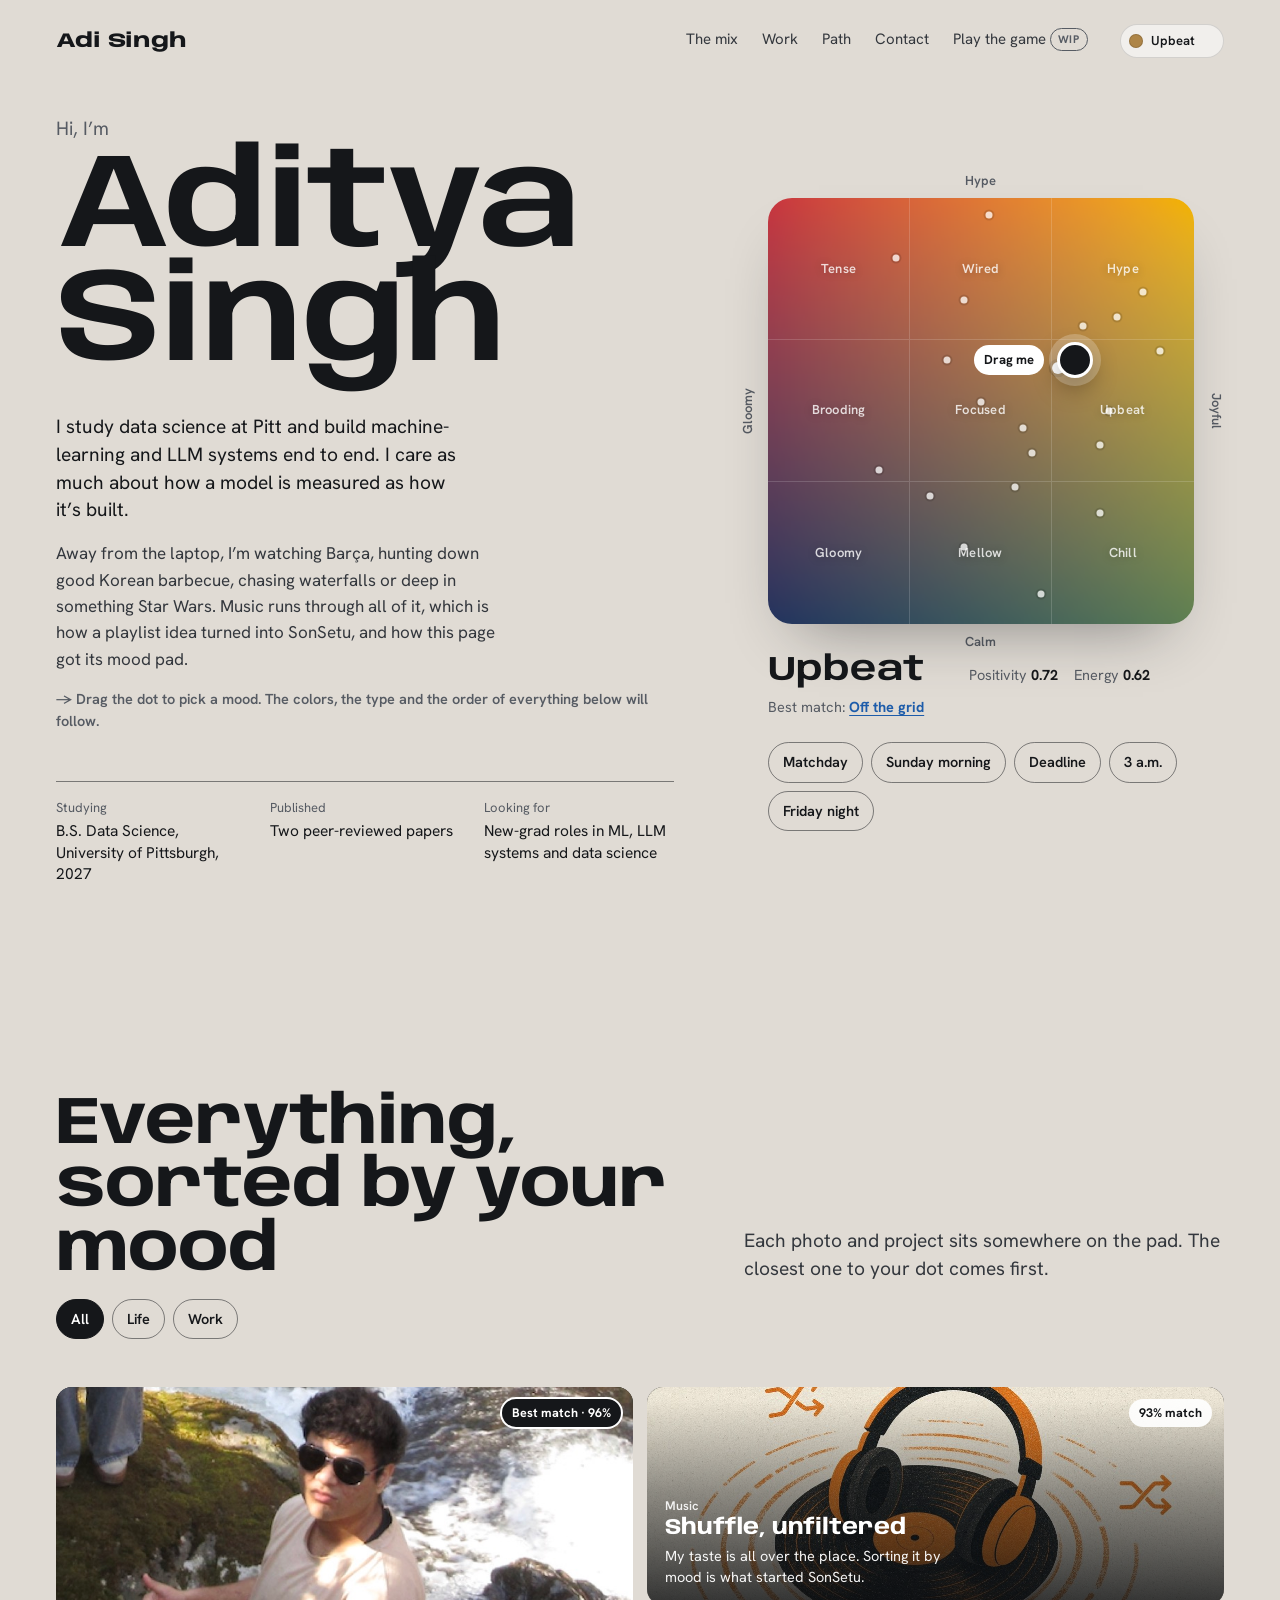
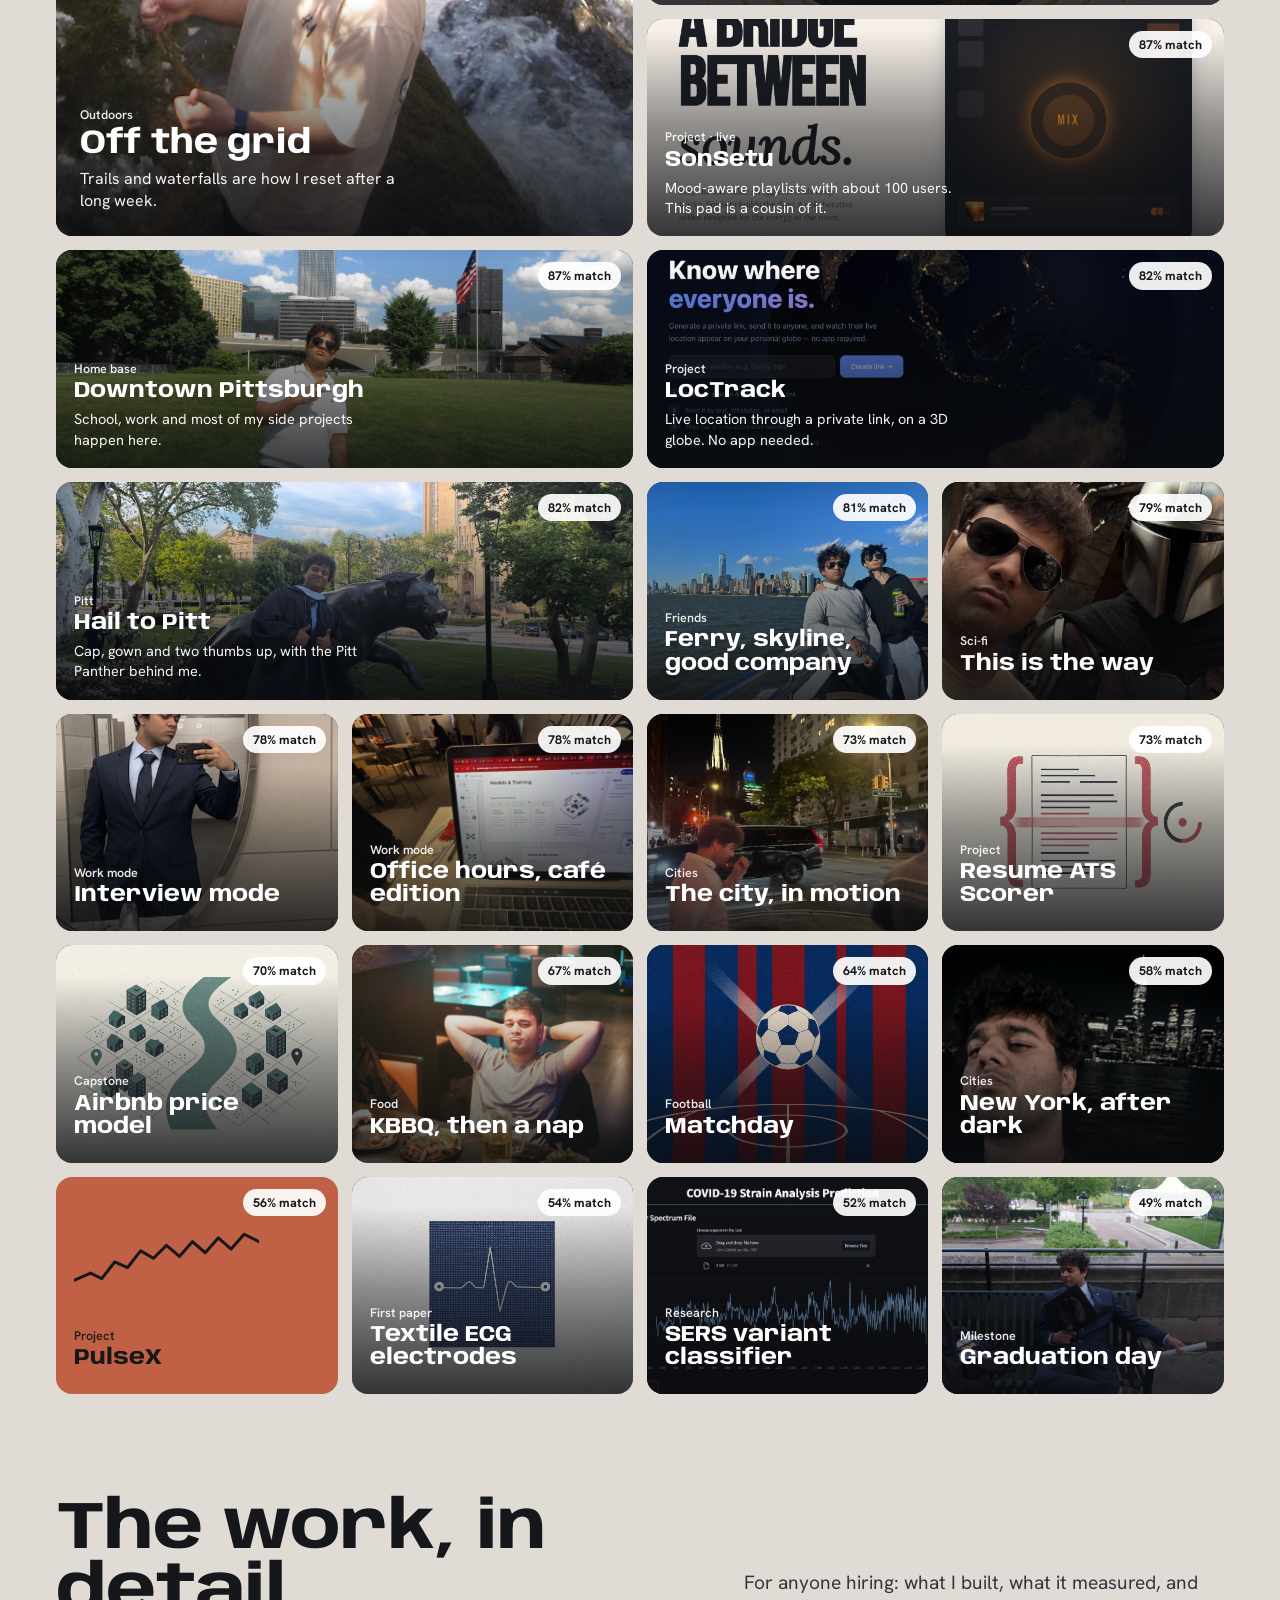
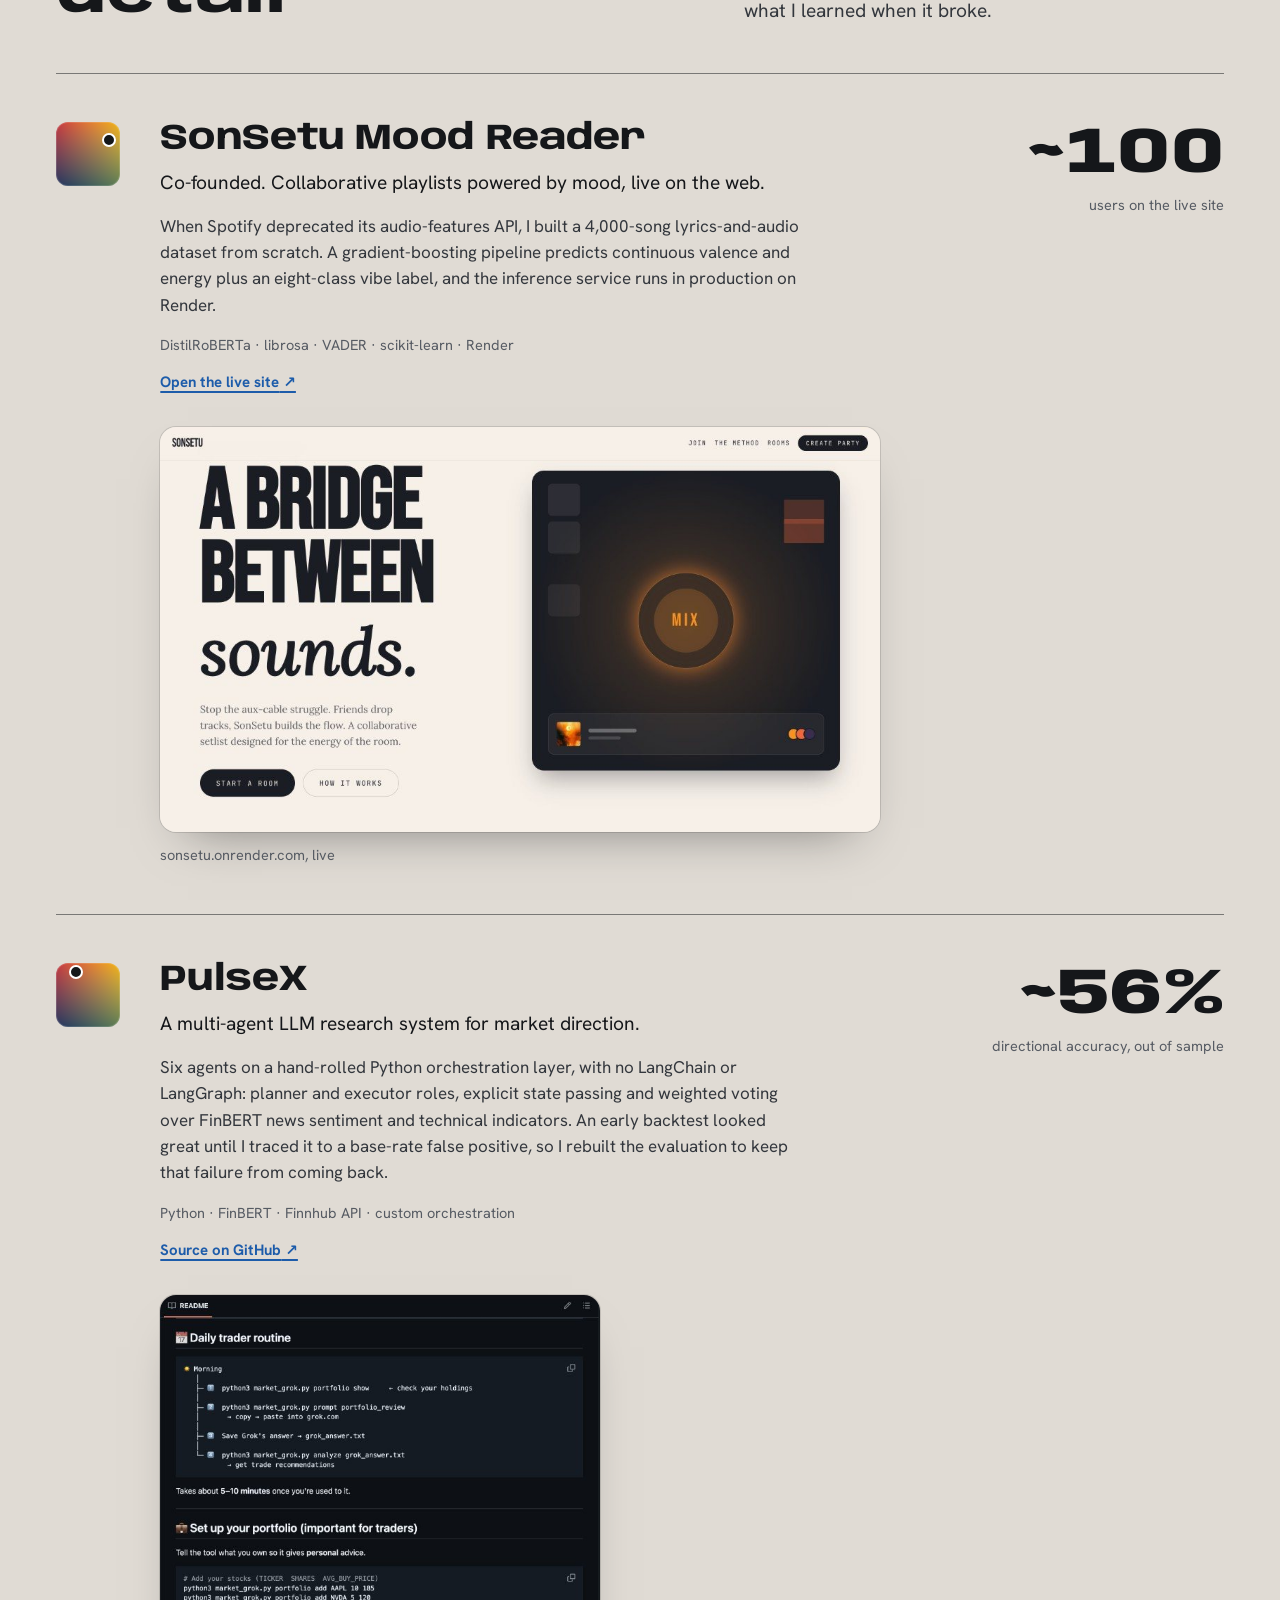
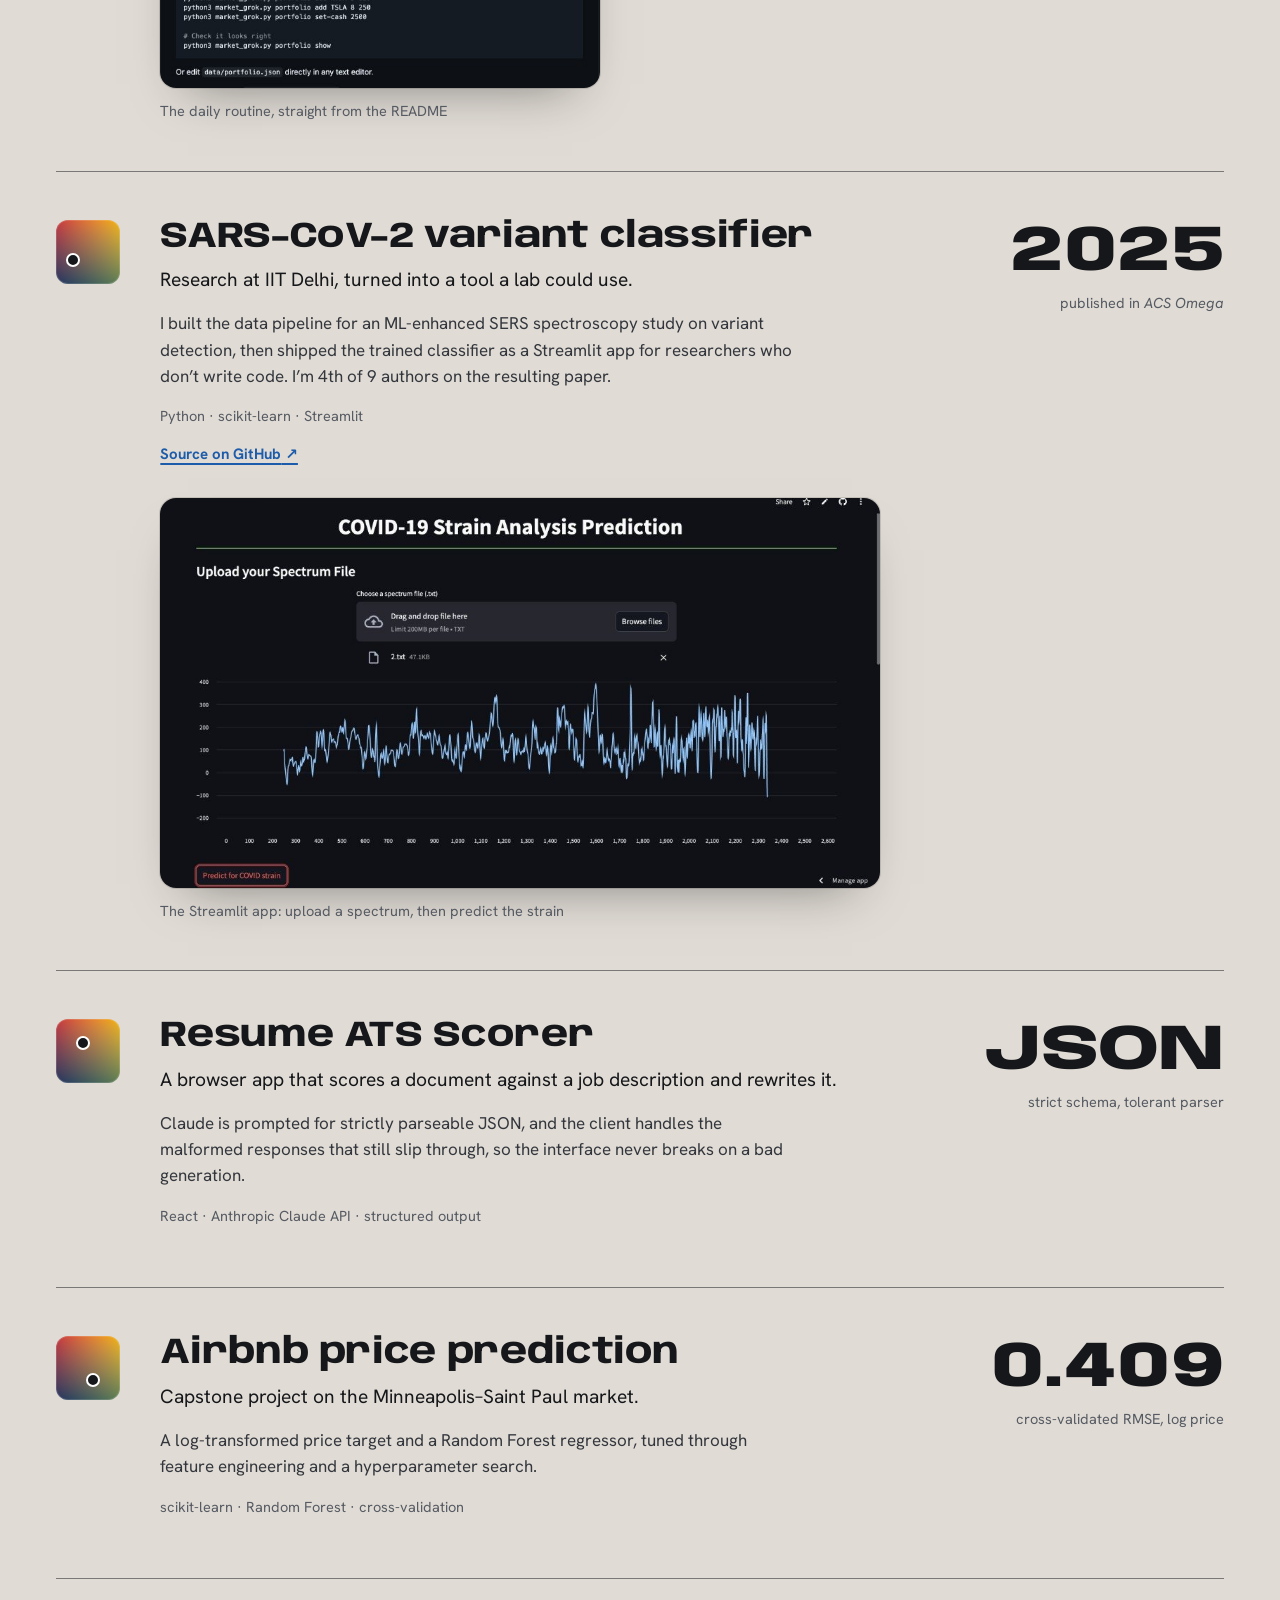
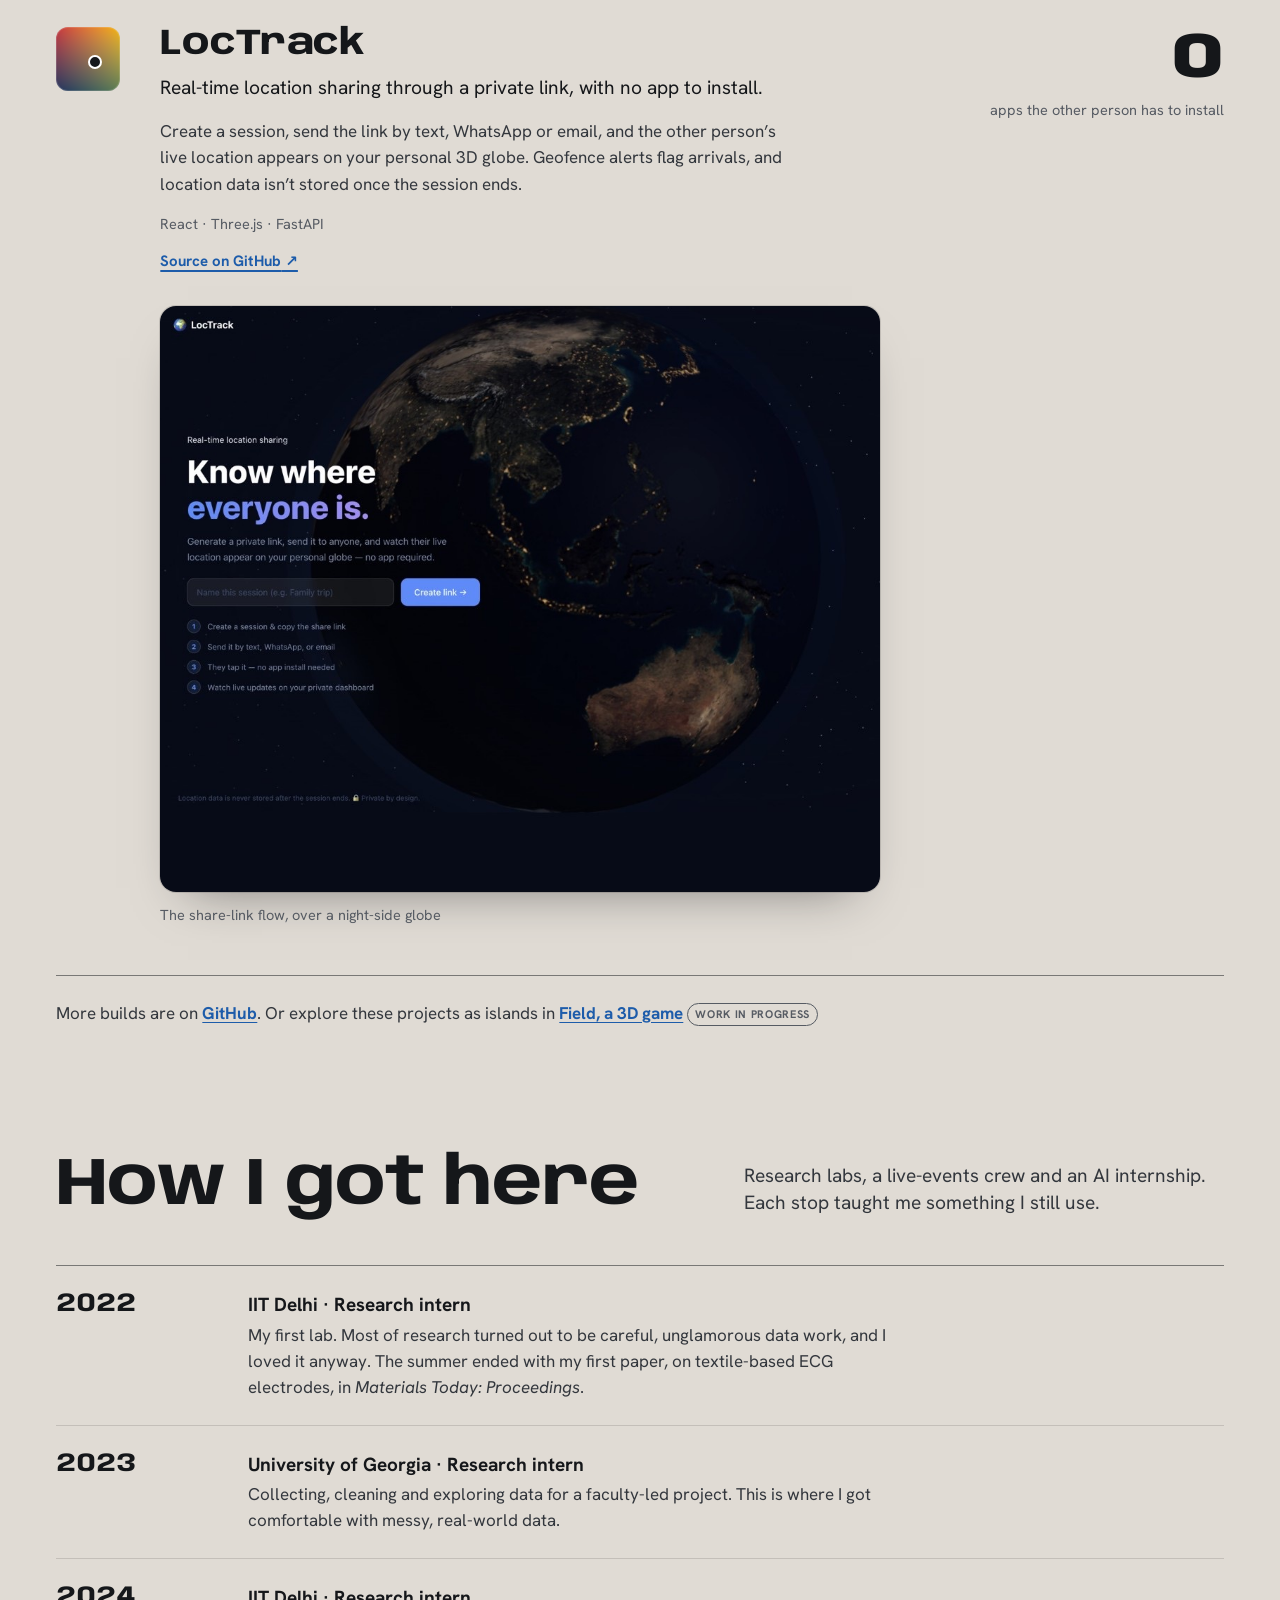
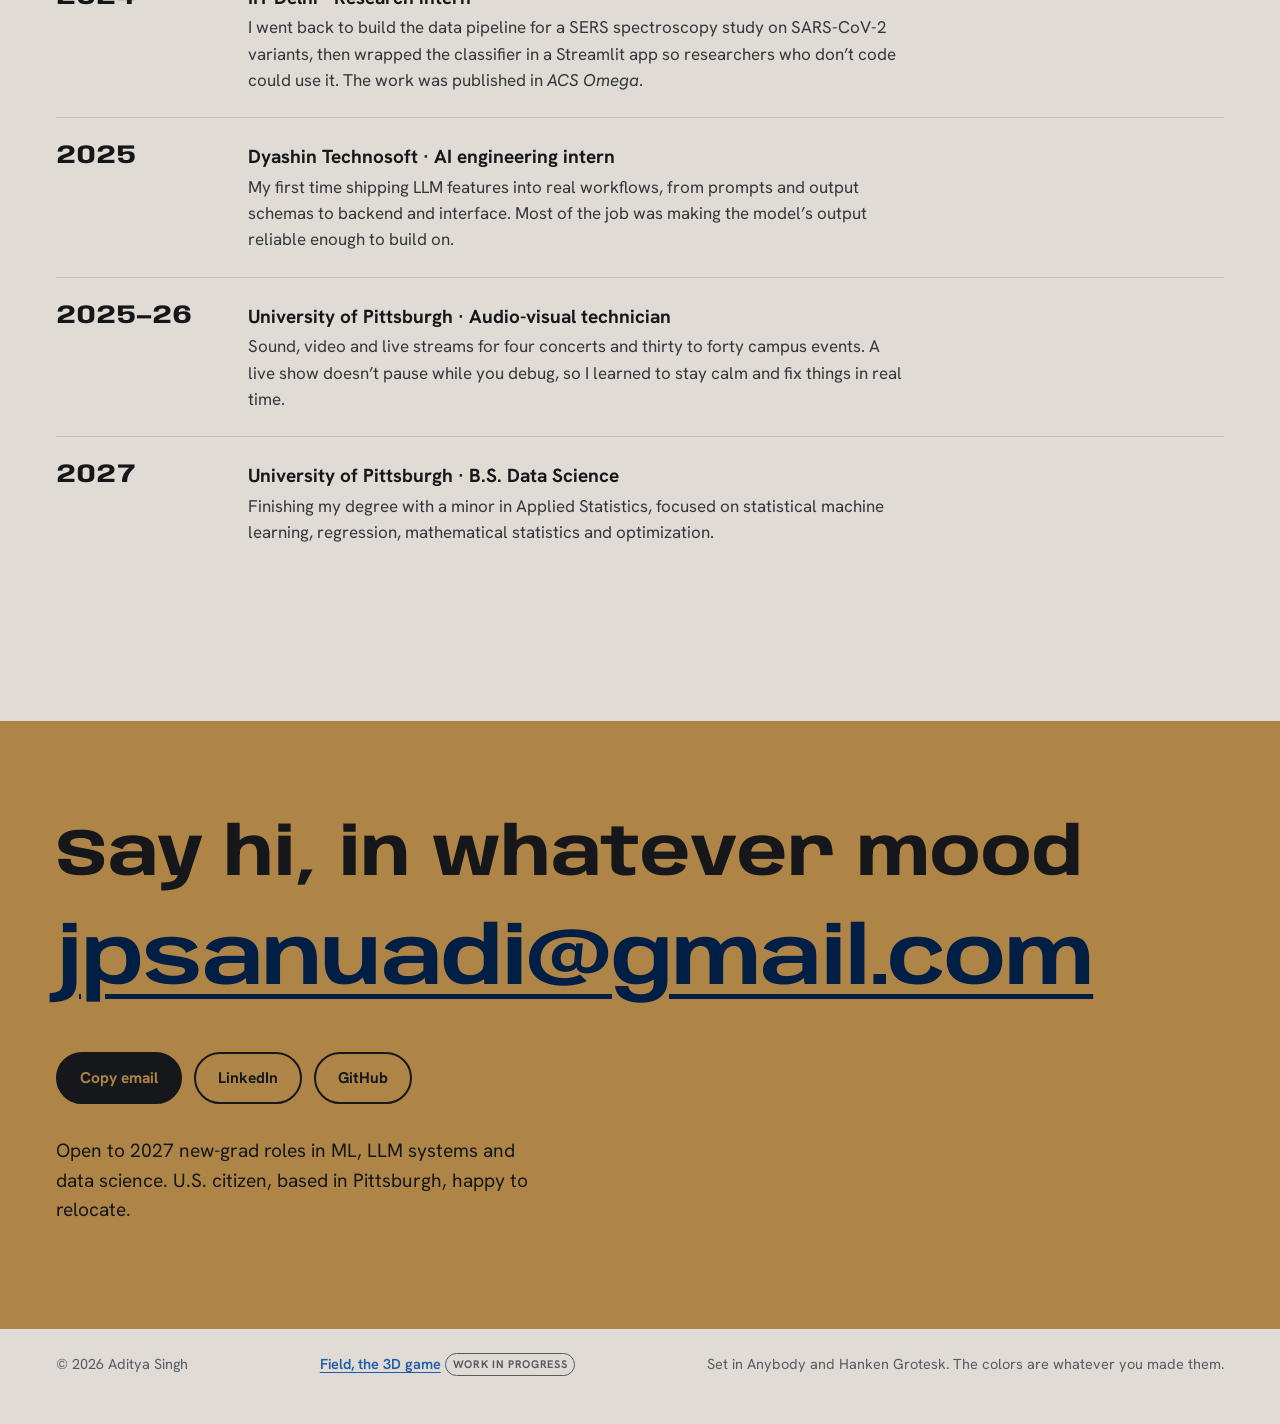
<file: index.html>
<!DOCTYPE html>
<html lang="en">
<head>
  <meta charset="UTF-8" />
  <meta name="viewport" content="width=device-width, initial-scale=1" />
  <title>Aditya Singh — pick a mood</title>
  <meta name="description" content="Aditya (Adi) Singh, data scientist in Pittsburgh. Drag the mood pad to see the projects and the life that fit how you feel." />
  <meta name="theme-color" content="#E8EAED" />
  <link rel="icon" href="data:image/svg+xml,%3Csvg xmlns='http://www.w3.org/2000/svg' viewBox='0 0 32 32'%3E%3Cdefs%3E%3ClinearGradient id='g' x1='0' y1='1' x2='1' y2='0'%3E%3Cstop offset='0' stop-color='%2324345E'/%3E%3Cstop offset='1' stop-color='%23F2B300'/%3E%3C/linearGradient%3E%3C/defs%3E%3Crect width='32' height='32' rx='6' fill='url(%23g)'/%3E%3Ccircle cx='21' cy='11' r='5' fill='%2315171A' stroke='%23fff' stroke-width='2'/%3E%3C/svg%3E" />
  <link rel="preconnect" href="https://fonts.googleapis.com" />
  <link rel="preconnect" href="https://fonts.gstatic.com" crossorigin />
  <link href="https://fonts.googleapis.com/css2?family=Anybody:wdth,wght@50..150,100..900&family=Hanken+Grotesk:ital,wght@0,400..700;1,400..500&display=swap" rel="stylesheet" />
  <link rel="stylesheet" href="styles.css?v=7" />
</head>
<body>
  <a class="skip" href="#main">Skip to content</a>

  <header class="top">
    <a class="wordmark" href="#main">Adi Singh</a>
    <nav aria-label="Sections">
      <a href="#mix">The mix</a>
      <a href="#work">Work</a>
      <a href="#path">Path</a>
      <a href="#contact">Contact</a>
      <a class="nav-game" href="game/">Play the game <span class="wip-tag">WIP</span></a>
    </nav>
    <p class="mood-chip" aria-hidden="true"><span class="chip-dot"></span><span data-mood-name>Upbeat</span></p>
  </header>

  <main id="main">
    <!-- Hero: the pad is the demo -->
    <section class="hero" aria-labelledby="name">
      <div class="hero-copy">
        <p class="hello">Hi, I’m</p>
        <h1 class="name" id="name"><span>Aditya</span> <span>Singh</span></h1>
        <p class="lede">
          I study data science at Pitt and build machine-learning and LLM systems end to end. I care as much about how a model is measured as how it’s built.
        </p>
        <p class="lede-2">
          Away from the laptop, I’m watching Barça, hunting down good Korean barbecue, chasing waterfalls or deep in something Star Wars.
          Music runs through all of it, which is how a playlist idea turned into SonSetu, and how this page got its mood pad.
        </p>
        <p class="lede-3">Drag the dot to pick a mood. The colors, the type and the order of everything below will follow.</p>
        <dl class="facts">
          <div><dt>Studying</dt><dd>B.S. Data Science, University of Pittsburgh, 2027</dd></div>
          <div><dt>Published</dt><dd>Two peer-reviewed papers</dd></div>
          <div><dt>Looking for</dt><dd>New-grad roles in ML, LLM systems and data science</dd></div>
        </dl>
      </div>

      <div class="mixer">
        <div class="pad-wrap">
          <p class="axis axis-y-top">Hype</p>
          <p class="axis axis-y-bottom">Calm</p>
          <p class="axis axis-x-left">Gloomy</p>
          <p class="axis axis-x-right">Joyful</p>
          <div class="pad" id="pad" tabindex="0" role="slider"
               aria-label="Mood pad. Left and right set how positive, up and down set energy."
               aria-valuemin="0" aria-valuemax="100" aria-valuenow="72" aria-valuetext="Upbeat">
            <canvas id="pad-canvas" width="64" height="64" aria-hidden="true"></canvas>
            <div class="pad-grid" aria-hidden="true">
              <span>Tense</span><span>Wired</span><span>Hype</span>
              <span>Brooding</span><span>Focused</span><span>Upbeat</span>
              <span>Gloomy</span><span>Mellow</span><span>Chill</span>
            </div>
            <div class="pad-dots" id="pad-dots" aria-hidden="true"></div>
            <div class="dot" id="dot" aria-hidden="true"><span class="dot-hint">Drag me</span></div>
          </div>
        </div>

        <div class="readout" aria-live="polite">
          <p class="r-mood"><span data-mood-name>Upbeat</span></p>
          <p class="r-nums"><span>Positivity <b id="r-v">0.72</b></span><span>Energy <b id="r-e">0.62</b></span></p>
          <p class="r-top">Best match: <a href="#mix" id="r-top">—</a></p>
        </div>

        <div class="presets" role="group" aria-label="Mood presets">
          <button type="button" data-v="0.55" data-e="0.95">Matchday</button>
          <button type="button" data-v="0.84" data-e="0.14">Sunday morning</button>
          <button type="button" data-v="0.22" data-e="0.82">Deadline</button>
          <button type="button" data-v="0.18" data-e="0.16">3 a.m.</button>
          <button type="button" data-v="0.92" data-e="0.86">Friday night</button>
        </div>
      </div>
    </section>

    <!-- The mix: life and work, ranked by distance to the dot -->
    <section class="mix" id="mix" aria-labelledby="mix-title">
      <div class="sec-intro">
        <h2 id="mix-title">Everything, sorted by your mood</h2>
        <p>Each photo and project sits somewhere on the pad. The closest one to your dot comes first.</p>
        <div class="filters" role="group" aria-label="Filter the mix">
          <button type="button" class="is-on" data-filter="all" aria-pressed="true">All</button>
          <button type="button" data-filter="life" aria-pressed="false">Life</button>
          <button type="button" data-filter="work" aria-pressed="false">Work</button>
        </div>
      </div>

      <div class="grid" id="grid">
        <article class="tile tile-photo" data-kind="life" data-v="0.78" data-e="0.26">
          <button type="button" class="tile-hit" data-open aria-label="Open photo: Korean barbecue, then a nap">
            <img src="img/food.jpg" alt="Adi leaning back after Korean barbecue, a beer on the table" width="1400" height="928" loading="lazy" style="--focus: 60% 40%" />
          </button>
          <div class="tile-cap"><p class="t-kind">Food</p><h3>KBBQ, then a nap</h3><p class="t-line">Shot on film. I’m always looking for the next good place to eat.</p></div>
        </article>

        <article class="tile tile-photo" data-kind="life" data-v="0.88" data-e="0.78">
          <button type="button" class="tile-hit" data-open aria-label="Open photo: This is the way">
            <img src="img/mando.jpg" alt="Adi in sunglasses next to a Mandalorian cosplayer" width="905" height="1200" loading="lazy" style="--focus: 50% 24%" />
          </button>
          <div class="tile-cap"><p class="t-kind">Sci-fi</p><h3>This is the way</h3><p class="t-line">A lifelong Star Wars fan, finally standing next to a Mandalorian.</p></div>
        </article>

        <article class="tile tile-photo" data-kind="life" data-v="0.68" data-e="0.6">
          <button type="button" class="tile-hit" data-open aria-label="Open photo: Off the grid">
            <img src="img/waterfall.jpg" alt="Adi giving a thumbs up on a mossy rock beside a waterfall" width="832" height="1200" loading="lazy" style="--focus: 50% 22%" />
          </button>
          <div class="tile-cap"><p class="t-kind">Outdoors</p><h3>Off the grid</h3><p class="t-line">Trails and waterfalls are how I reset after a long week.</p></div>
        </article>

        <article class="tile tile-photo" data-kind="life" data-v="0.38" data-e="0.3">
          <button type="button" class="tile-hit" data-open aria-label="Open photo: New York, after dark">
            <img src="img/nyc.jpg" alt="Adi in front of the lit-up New York skyline at night" width="675" height="1200" loading="lazy" style="--focus: 50% 34%" />
          </button>
          <div class="tile-cap"><p class="t-kind">Cities</p><h3>New York, after dark</h3><p class="t-line">A quiet night with the skyline doing all the talking.</p></div>
        </article>

        <article class="tile tile-photo" data-kind="life" data-v="0.8" data-e="0.5">
          <button type="button" class="tile-hit" data-open aria-label="Open photo: Downtown Pittsburgh">
            <img src="img/pittsburgh.jpg" alt="Adi flashing a peace sign on a lawn in downtown Pittsburgh" width="1400" height="1050" loading="lazy" style="--focus: 42% 55%" />
          </button>
          <div class="tile-cap"><p class="t-kind">Home base</p><h3>Downtown Pittsburgh</h3><p class="t-line">School, work and most of my side projects happen here.</p></div>
        </article>

        <article class="tile tile-photo" data-kind="life" data-v="0.64" data-e="0.07">
          <button type="button" class="tile-hit" data-open aria-label="Open photo: Graduation day">
            <img src="img/grad.jpg" alt="Adi slumped on a bench in a suit, holding his graduation cap and diploma" width="933" height="1400" loading="lazy" style="--focus: 45% 50%" />
          </button>
          <div class="tile-cap"><p class="t-kind">Milestone</p><h3>Graduation day</h3><p class="t-line">The ceremony was over, and so was my energy.</p></div>
        </article>

        <article class="tile tile-photo" data-kind="life" data-v="0.5" data-e="0.52">
          <button type="button" class="tile-hit" data-open aria-label="Open photo: Interview mode">
            <img src="img/suit.jpg" alt="Adi in a navy suit and tie taking a mirror photo" width="999" height="1200" loading="lazy" style="--focus: 38% 30%" />
          </button>
          <div class="tile-cap"><p class="t-kind">Work mode</p><h3>Interview mode</h3><p class="t-line">Tie on, mirror check, ready.</p></div>
        </article>

        <article class="tile tile-photo tile-art" data-kind="life" data-v="0.52" data-e="0.96">
          <button type="button" class="tile-hit" data-open aria-label="Open illustration: Matchday">
            <img src="img/art-barca.jpg" alt="Illustration of a football in flight over a pitch, on blue and garnet stripes" width="1152" height="864" loading="lazy" style="--focus: 50% 40%" />
          </button>
          <div class="tile-cap"><p class="t-kind">Football</p><h3>Matchday</h3><p class="t-line">FC Barcelona, win or lose. Més que un club.</p></div>
        </article>

        <article class="tile tile-photo tile-art" data-kind="life" data-v="0.74" data-e="0.7">
          <button type="button" class="tile-hit" data-open aria-label="Open illustration: Shuffle, unfiltered">
            <img src="img/art-music.jpg" alt="Illustration of headphones resting on a vinyl record, with shuffle arrows" width="1152" height="864" loading="lazy" style="--focus: 50% 42%" />
          </button>
          <div class="tile-cap"><p class="t-kind">Music</p><h3>Shuffle, unfiltered</h3><p class="t-line">My taste is all over the place. Sorting it by mood is what started SonSetu.</p></div>
        </article>

        <article class="tile tile-photo" data-kind="life" data-v="0.92" data-e="0.64">
          <button type="button" class="tile-hit" data-open aria-label="Open photo: Hail to Pitt">
            <img src="img/panther.jpg" alt="Adi in a graduation gown giving two thumbs up beside the Pitt Panther statue, the Cathedral of Learning behind" width="1024" height="576" loading="lazy" style="--focus: 52% 50%" />
          </button>
          <div class="tile-cap"><p class="t-kind">Pitt</p><h3>Hail to Pitt</h3><p class="t-line">Cap, gown and two thumbs up, with the Pitt Panther behind me.</p></div>
        </article>

        <article class="tile tile-photo" data-kind="life" data-v="0.78" data-e="0.42">
          <button type="button" class="tile-hit" data-open aria-label="Open photo: Ferry, skyline, good company">
            <img src="img/ferry.jpg" alt="Adi and a friend in sunglasses on a ferry, the Lower Manhattan skyline behind them" width="1024" height="768" loading="lazy" style="--focus: 74% 38%" />
          </button>
          <div class="tile-cap"><p class="t-kind">Friends</p><h3>Ferry, skyline, good company</h3><p class="t-line">Lower Manhattan from the water, with a friend and the right sunglasses.</p></div>
        </article>

        <article class="tile tile-photo" data-kind="life" data-v="0.46" data-e="0.76">
          <button type="button" class="tile-hit" data-open aria-label="Open photo: The city, in motion">
            <img src="img/street.jpg" alt="Adi walking past a blurred black SUV at night on Wanamaker Place in New York" width="768" height="1024" loading="lazy" style="--focus: 28% 48%" />
          </button>
          <div class="tile-cap"><p class="t-kind">Cities</p><h3>The city, in motion</h3><p class="t-line">Wanamaker Place at night, moving faster than the shutter.</p></div>
        </article>

        <article class="tile tile-photo" data-kind="life" data-v="0.62" data-e="0.4">
          <button type="button" class="tile-hit" data-open aria-label="Open photo: Office hours, café edition">
            <img src="img/cafe.jpg" alt="Laptop at a café showing the Mood Reader model deck" width="1200" height="900" loading="lazy" style="--focus: 60% 50%" />
          </button>
          <div class="tile-cap"><p class="t-kind">Work mode</p><h3>Office hours, café edition</h3><p class="t-line">Drafting the Mood Reader model deck over coffee.</p></div>
        </article>

        <article class="tile tile-photo tile-work" data-kind="work" data-v="0.82" data-e="0.72">
          <a class="tile-hit" href="#p-sonsetu" aria-label="SonSetu project details">
            <img src="img/sonsetu.jpg" alt="SonSetu landing page: A bridge between sounds, with a glowing Mix control" width="1024" height="576" loading="lazy" style="--focus: 24% 50%" />
          </a>
          <div class="tile-cap"><p class="t-kind">Project · live</p><h3>SonSetu</h3><p class="t-line">Mood-aware playlists with about 100 users. This pad is a cousin of it.</p></div>
        </article>

        <article class="tile tile-photo tile-work" data-kind="work" data-v="0.6" data-e="0.46">
          <a class="tile-hit" href="#p-loctrack" aria-label="LocTrack project details">
            <img src="img/loctrack.jpg" alt="LocTrack landing page: Know where everyone is, over a night-time globe" width="1024" height="834" loading="lazy" style="--focus: 30% 45%" />
          </a>
          <div class="tile-cap"><p class="t-kind">Project</p><h3>LocTrack</h3><p class="t-line">Live location through a private link, on a 3D globe. No app needed.</p></div>
        </article>

        <article class="tile tile-type tile-work" data-kind="work" data-v="0.3" data-e="0.86">
          <a class="tile-hit" href="#p-pulsex" aria-label="PulseX project details"></a>
          <svg class="type-art chart" viewBox="0 0 200 80" aria-hidden="true"><polyline points="0,60 18,52 30,58 44,40 58,46 72,28 86,36 100,22 114,34 128,18 142,30 156,14 170,26 184,10 200,18" /></svg>
          <div class="tile-cap"><p class="t-kind">Project</p><h3>PulseX</h3><p class="t-line">Six LLM agents vote on market direction. About 56% out of sample.</p></div>
        </article>

        <article class="tile tile-photo tile-work" data-kind="work" data-v="0.26" data-e="0.36">
          <a class="tile-hit" href="#p-sers" aria-label="SERS classifier project details">
            <img src="img/sers.jpg" alt="The COVID-19 strain prediction app showing an uploaded Raman spectrum" width="1024" height="554" loading="lazy" style="--focus: 50% 60%" />
          </a>
          <div class="tile-cap"><p class="t-kind">Research</p><h3>SERS variant classifier</h3><p class="t-line">Raman spectra in, SARS-CoV-2 variant out. <i>ACS Omega</i>, 2025.</p></div>
        </article>

        <article class="tile tile-photo tile-art tile-work" data-kind="work" data-v="0.42" data-e="0.62">
          <a class="tile-hit" href="#p-ats" aria-label="Resume ATS Scorer project details">
            <img src="img/art-ats.jpg" alt="Illustration of a resume being scanned between two curly braces, beside a score gauge" width="1152" height="864" loading="lazy" style="--focus: 50% 45%" />
          </a>
          <div class="tile-cap"><p class="t-kind">Project</p><h3>Resume ATS Scorer</h3><p class="t-line">Claude, prompted for strict JSON, with a client that forgives.</p></div>
        </article>

        <article class="tile tile-photo tile-art tile-work" data-kind="work" data-v="0.58" data-e="0.32">
          <a class="tile-hit" href="#p-airbnb" aria-label="Airbnb price model details">
            <img src="img/art-airbnb.jpg" alt="Illustration of houses on a map grid on both banks of a winding river" width="1152" height="864" loading="lazy" style="--focus: 50% 45%" />
          </a>
          <div class="tile-cap"><p class="t-kind">Capstone</p><h3>Airbnb price model</h3><p class="t-line">Twin Cities listings, priced on a log scale. Cross-validated RMSE.</p></div>
        </article>

        <article class="tile tile-photo tile-art tile-work" data-kind="work" data-v="0.46" data-e="0.18">
          <a class="tile-hit" href="#path" aria-label="Textile ECG research, see the path section">
            <img src="img/art-ecg.jpg" alt="Illustration of a woven fabric swatch stitched with a silver ECG heartbeat line" width="1152" height="864" loading="lazy" style="--focus: 50% 42%" />
          </a>
          <div class="tile-cap"><p class="t-kind">First paper</p><h3>Textile ECG electrodes</h3><p class="t-line">My first research summer at IIT Delhi. <i>Materials Today: Proceedings</i>, 2022.</p></div>
        </article>
      </div>
    </section>

    <!-- Work: proof rows for recruiters -->
    <section class="work" id="work" aria-labelledby="work-title">
      <div class="sec-intro">
        <h2 id="work-title">The work, in detail</h2>
        <p>For anyone hiring: what I built, what it measured, and what I learned when it broke.</p>
      </div>

      <article class="row" id="p-sonsetu" data-v="0.82" data-e="0.72">
        <div class="row-pad" aria-hidden="true"><i></i></div>
        <div class="row-main">
          <h3>SonSetu Mood Reader</h3>
          <p class="row-lede">Co-founded. Collaborative playlists powered by mood, live on the web.</p>
          <p>When Spotify deprecated its audio-features API, I built a 4,000-song lyrics-and-audio dataset from scratch. A gradient-boosting pipeline predicts continuous valence and energy plus an eight-class vibe label, and the inference service runs in production on Render.</p>
          <p class="stack">DistilRoBERTa · librosa · VADER · scikit-learn · Render</p>
          <a class="go" href="https://sonsetu.onrender.com/" target="_blank" rel="noopener">Open the live site</a>
          <figure class="row-shot">
            <img src="img/sonsetu.jpg" alt="SonSetu landing page: A bridge between sounds, with a glowing Mix control" width="1024" height="576" loading="lazy" />
            <figcaption>sonsetu.onrender.com, live</figcaption>
          </figure>
        </div>
        <div class="row-metric"><p class="m">~100</p><p class="m-cap">users on the live site</p></div>
      </article>

      <article class="row" id="p-pulsex" data-v="0.3" data-e="0.86">
        <div class="row-pad" aria-hidden="true"><i></i></div>
        <div class="row-main">
          <h3>PulseX</h3>
          <p class="row-lede">A multi-agent LLM research system for market direction.</p>
          <p>Six agents on a hand-rolled Python orchestration layer, with no LangChain or LangGraph: planner and executor roles, explicit state passing and weighted voting over FinBERT news sentiment and technical indicators. An early backtest looked great until I traced it to a base-rate false positive, so I rebuilt the evaluation to keep that failure from coming back.</p>
          <p class="stack">Python · FinBERT · Finnhub API · custom orchestration</p>
          <a class="go" href="https://github.com/MayhemGOAT/PulseX" target="_blank" rel="noopener">Source on GitHub</a>
          <figure class="row-shot row-shot-narrow">
            <img src="img/pulsex.jpg" alt="PulseX README showing the daily trader routine and portfolio setup commands" width="644" height="576" loading="lazy" />
            <figcaption>The daily routine, straight from the README</figcaption>
          </figure>
        </div>
        <div class="row-metric"><p class="m">~56%</p><p class="m-cap">directional accuracy, out of sample</p></div>
      </article>

      <article class="row" id="p-sers" data-v="0.26" data-e="0.36">
        <div class="row-pad" aria-hidden="true"><i></i></div>
        <div class="row-main">
          <h3>SARS-CoV-2 variant classifier</h3>
          <p class="row-lede">Research at IIT Delhi, turned into a tool a lab could use.</p>
          <p>I built the data pipeline for an ML-enhanced SERS spectroscopy study on variant detection, then shipped the trained classifier as a Streamlit app for researchers who don’t write code. I’m 4th of 9 authors on the resulting paper.</p>
          <p class="stack">Python · scikit-learn · Streamlit</p>
          <a class="go" href="https://github.com/MayhemGOAT/COVID-19_Strain_Analysis_Prediction" target="_blank" rel="noopener">Source on GitHub</a>
          <figure class="row-shot">
            <img src="img/sers.jpg" alt="Streamlit app: upload a Raman spectrum file, see the plotted spectrum, then predict the COVID strain" width="1024" height="554" loading="lazy" />
            <figcaption>The Streamlit app: upload a spectrum, then predict the strain</figcaption>
          </figure>
        </div>
        <div class="row-metric"><p class="m">2025</p><p class="m-cap">published in <i>ACS Omega</i></p></div>
      </article>

      <article class="row" id="p-ats" data-v="0.42" data-e="0.62">
        <div class="row-pad" aria-hidden="true"><i></i></div>
        <div class="row-main">
          <h3>Resume ATS Scorer</h3>
          <p class="row-lede">A browser app that scores a document against a job description and rewrites it.</p>
          <p>Claude is prompted for strictly parseable JSON, and the client handles the malformed responses that still slip through, so the interface never breaks on a bad generation.</p>
          <p class="stack">React · Anthropic Claude API · structured output</p>
        </div>
        <div class="row-metric"><p class="m">JSON</p><p class="m-cap">strict schema, tolerant parser</p></div>
      </article>

      <article class="row" id="p-airbnb" data-v="0.58" data-e="0.32">
        <div class="row-pad" aria-hidden="true"><i></i></div>
        <div class="row-main">
          <h3>Airbnb price prediction</h3>
          <p class="row-lede">Capstone project on the Minneapolis–Saint Paul market.</p>
          <p>A log-transformed price target and a Random Forest regressor, tuned through feature engineering and a hyperparameter search.</p>
          <p class="stack">scikit-learn · Random Forest · cross-validation</p>
        </div>
        <div class="row-metric"><p class="m">0.409</p><p class="m-cap">cross-validated RMSE, log price</p></div>
      </article>

      <article class="row" id="p-loctrack" data-v="0.6" data-e="0.46">
        <div class="row-pad" aria-hidden="true"><i></i></div>
        <div class="row-main">
          <h3>LocTrack</h3>
          <p class="row-lede">Real-time location sharing through a private link, with no app to install.</p>
          <p>Create a session, send the link by text, WhatsApp or email, and the other person’s live location appears on your personal 3D globe. Geofence alerts flag arrivals, and location data isn’t stored once the session ends.</p>
          <p class="stack">React · Three.js · FastAPI</p>
          <a class="go" href="https://github.com/MayhemGOAT/loc_track" target="_blank" rel="noopener">Source on GitHub</a>
          <figure class="row-shot">
            <img src="img/loctrack.jpg" alt="LocTrack landing page: Know where everyone is, over a night-time globe" width="1024" height="834" loading="lazy" />
            <figcaption>The share-link flow, over a night-side globe</figcaption>
          </figure>
        </div>
        <div class="row-metric"><p class="m">0</p><p class="m-cap">apps the other person has to install</p></div>
      </article>

      <p class="more">More builds are on <a href="https://github.com/MayhemGOAT" target="_blank" rel="noopener">GitHub</a>. Or explore these projects as islands in <a href="game/">Field, a 3D game</a> <span class="wip-tag">Work in progress</span></p>
    </section>

    <!-- Path: real chronology -->
    <section class="path" id="path" aria-labelledby="path-title">
      <div class="sec-intro">
        <h2 id="path-title">How I got here</h2>
        <p>Research labs, a live-events crew and an AI internship. Each stop taught me something I still use.</p>
      </div>
      <ol class="timeline">
        <li><p class="when">2022</p><div><h3>IIT Delhi · Research intern</h3><p>My first lab. Most of research turned out to be careful, unglamorous data work, and I loved it anyway. The summer ended with my first paper, on textile-based ECG electrodes, in <i>Materials Today: Proceedings</i>.</p></div></li>
        <li><p class="when">2023</p><div><h3>University of Georgia · Research intern</h3><p>Collecting, cleaning and exploring data for a faculty-led project. This is where I got comfortable with messy, real-world data.</p></div></li>
        <li><p class="when">2024</p><div><h3>IIT Delhi · Research intern</h3><p>I went back to build the data pipeline for a SERS spectroscopy study on SARS-CoV-2 variants, then wrapped the classifier in a Streamlit app so researchers who don’t code could use it. The work was published in <i>ACS Omega</i>.</p></div></li>
        <li><p class="when">2025</p><div><h3>Dyashin Technosoft · AI engineering intern</h3><p>My first time shipping LLM features into real workflows, from prompts and output schemas to backend and interface. Most of the job was making the model’s output reliable enough to build on.</p></div></li>
        <li><p class="when">2025–26</p><div><h3>University of Pittsburgh · Audio-visual technician</h3><p>Sound, video and live streams for four concerts and thirty to forty campus events. A live show doesn’t pause while you debug, so I learned to stay calm and fix things in real time.</p></div></li>
        <li><p class="when">2027</p><div><h3>University of Pittsburgh · B.S. Data Science</h3><p>Finishing my degree with a minor in Applied Statistics, focused on statistical machine learning, regression, mathematical statistics and optimization.</p></div></li>
      </ol>
    </section>

    <!-- Contact: the mood color, full bleed -->
    <section class="contact" id="contact" aria-labelledby="contact-title">
      <h2 id="contact-title">Say hi, in whatever mood</h2>
      <a class="email" href="mailto:jpsanuadi@gmail.com">jpsanuadi@gmail.com</a>
      <div class="contact-actions">
        <button type="button" class="btn" id="copy" data-email="jpsanuadi@gmail.com">Copy email</button>
        <a class="btn btn-ghost" href="https://linkedin.com/in/aditya-singh3441" target="_blank" rel="noopener">LinkedIn</a>
        <a class="btn btn-ghost" href="https://github.com/MayhemGOAT" target="_blank" rel="noopener">GitHub</a>
      </div>
      <p class="contact-note">Open to 2027 new-grad roles in ML, LLM systems and data science. U.S. citizen, based in Pittsburgh, happy to relocate.</p>
    </section>
  </main>

  <footer class="foot">
    <p>© 2026 Aditya Singh</p>
    <p><a href="game/">Field, the 3D game</a> <span class="wip-tag">Work in progress</span></p>
    <p>Set in Anybody and Hanken Grotesk. The colors are whatever you made them.</p>
  </footer>

  <dialog class="viewer" id="viewer" aria-labelledby="viewer-title">
    <form method="dialog"><button class="viewer-close" aria-label="Close">×</button></form>
    <img id="viewer-img" alt="" />
    <div class="viewer-cap"><p class="t-kind" id="viewer-kind"></p><h3 id="viewer-title"></h3><p id="viewer-line"></p></div>
  </dialog>

  <script src="app.js?v=8" defer></script>
</body>
</html>
</file>
<file: styles.css>
:root {
  /* brand palette — the four corners of the mood pad are read by app.js */
  --graphite: #15171A;
  --fog: #E8EAED;
  --hudson: #24345E;  /* calm + gloomy  */
  --moss: #5F7F52;    /* calm + joyful  */
  --ember: #C8363F;   /* hype + gloomy  */
  --gold: #F2B300;    /* hype + joyful  */
  --barca-blue: #004D98;
  --barca-garnet: #A50044;
  --white: #FFFFFF;

  --ink-2: #33373D;
  --ink-3: #565B63;
  --line: rgba(21, 23, 26, .14);
  --line-strong: rgba(21, 23, 26, .5);

  /* live values, written by app.js */
  --mood: #B5A04A;
  --on-mood: var(--graphite);
  --wdth: 120;
  --wght: 640;

  --bg: color-mix(in oklab, var(--fog) 85%, var(--mood));

  --font-display: "Anybody", "Arial Narrow", system-ui, sans-serif;
  --font-text: "Hanken Grotesk", system-ui, -apple-system, "Segoe UI", sans-serif;

  --fs-name: clamp(64px, 10.4vw, 168px);
  --fs-h2: clamp(38px, 5.2vw, 76px);
  --fs-h3: clamp(28px, 2.8vw, 42px);
  --fs-metric: clamp(48px, 5vw, 72px);
  --fs-lede: clamp(19px, 1.5vw, 22px);
  --fs-body: 17px;
  --fs-small: 14.5px;
  --fs-label: 13px;

  --s1: 4px; --s2: 8px; --s3: 12px; --s4: 16px; --s5: 24px;
  --s6: 32px; --s7: 48px; --s8: 64px; --s9: 104px; --s10: 152px;
  --gutter: clamp(20px, 4.4vw, 72px);
  --max: 1440px;

  --r-tile: 16px;
  --r-pad: 24px;
  --r-pill: 999px;

  --dur: 200ms;
  --ease: cubic-bezier(.2, .8, .2, 1);
}

*, *::before, *::after { box-sizing: border-box; margin: 0; padding: 0; }
html { scroll-behavior: smooth; -webkit-text-size-adjust: 100%; }
body {
  font-family: var(--font-text);
  font-size: var(--fs-body);
  line-height: 1.55;
  color: var(--graphite);
  background-color: var(--bg);
  transition: background-color var(--dur) var(--ease);
  -webkit-font-smoothing: antialiased;
  overflow-x: hidden;
}
::selection { background: var(--mood); color: var(--on-mood); }
img { display: block; max-width: 100%; }
a { color: inherit; }
button { font: inherit; color: inherit; }
:focus-visible { outline: 3px solid var(--graphite); outline-offset: 3px; border-radius: 6px; }

.skip {
  position: absolute; left: var(--s3); top: -64px; z-index: 50;
  background: var(--graphite); color: var(--white);
  padding: var(--s2) var(--s4); border-radius: var(--r-pill); text-decoration: none;
}
.skip:focus { top: var(--s3); }

/* ---------- header ---------- */
.top {
  max-width: var(--max); margin: 0 auto;
  display: flex; align-items: center; gap: var(--s6);
  padding: var(--s5) var(--gutter);
}
.wordmark {
  font-family: var(--font-display);
  font-variation-settings: "wdth" 130, "wght" 760;
  font-size: 20px; text-decoration: none; letter-spacing: -.01em;
}
.top nav { display: flex; gap: var(--s5); margin-left: auto; }
.top nav a { font-size: 15px; text-decoration: none; color: var(--ink-2); padding: var(--s1) 0; border-bottom: 2px solid transparent; transition: border-color var(--dur) var(--ease); }
.top nav a:hover { border-color: var(--graphite); }
.mood-chip {
  display: inline-flex; align-items: center; gap: var(--s2);
  font-size: var(--fs-label); font-weight: 600;
  padding: 6px 12px 6px 8px; border-radius: var(--r-pill);
  background: rgba(255, 255, 255, .55); border: 1px solid var(--line);
  min-width: 104px;
}
.wip-tag {
  display: inline-block; vertical-align: .1em;
  font-size: 11px; font-weight: 700; letter-spacing: .06em; text-transform: uppercase;
  padding: 2px 7px; border-radius: var(--r-pill);
  border: 1px solid currentColor; color: var(--ink-3);
}
.foot a { color: var(--link, var(--graphite)); font-weight: 600; text-underline-offset: 3px; }
.chip-dot { width: 14px; height: 14px; border-radius: 50%; background: var(--mood); box-shadow: inset 0 0 0 1px rgba(0,0,0,.15); transition: background-color var(--dur); }

/* ---------- hero ---------- */
.hero {
  max-width: var(--max); margin: 0 auto;
  display: grid; grid-template-columns: minmax(0, 1.12fr) minmax(320px, .88fr);
  gap: var(--s8); align-items: center;
  padding: var(--s6) var(--gutter) var(--s9);
  min-height: calc(100svh - 80px);
}
.hello { font-size: var(--fs-lede); color: var(--ink-3); }
.name {
  font-family: var(--font-display);
  font-size: calc(var(--fs-name) * var(--name-fit, 1));
  font-weight: normal;
  font-variation-settings: "wdth" var(--wdth), "wght" var(--wght);
  line-height: .86; letter-spacing: -.015em;
  white-space: nowrap;
  margin: var(--s2) 0 var(--s6);
  transition: font-variation-settings var(--dur) var(--ease);
}
.name span { display: block; }
.lede { font-size: var(--fs-lede); line-height: 1.45; max-width: 38ch; }
.lede-2 { margin-top: var(--s4); color: var(--ink-2); max-width: 46ch; }
.lede-3 { margin-top: var(--s4); font-size: var(--fs-small); font-weight: 600; color: var(--ink-3); }
.lede-3::before { content: "→ "; }
.facts { display: grid; grid-template-columns: repeat(3, minmax(0, 1fr)); gap: var(--s5); margin-top: var(--s7); padding-top: var(--s4); border-top: 1px solid var(--line-strong); }
.facts dt { font-size: var(--fs-label); color: var(--ink-3); }
.facts dd { font-size: 15.5px; line-height: 1.4; margin-top: 2px; }

/* ---------- mixer ---------- */
.mixer { width: 100%; max-width: 560px; justify-self: end; }
.pad-wrap { position: relative; padding: 30px; }
.axis { position: absolute; font-size: var(--fs-label); font-weight: 600; color: var(--ink-3); line-height: 1; }
.axis-y-top { top: 6px; left: 50%; transform: translateX(-50%); }
.axis-y-bottom { bottom: 6px; left: 50%; transform: translateX(-50%); }
.axis-x-left { left: 0; top: 50%; transform: translate(-30%, -50%) rotate(-90deg); }
.axis-x-right { right: 0; top: 50%; transform: translate(30%, -50%) rotate(90deg); }

.pad {
  position: relative; aspect-ratio: 1; border-radius: var(--r-pad); overflow: hidden;
  cursor: grab; touch-action: none; user-select: none; -webkit-user-select: none;
  box-shadow: 0 30px 60px -30px rgba(21, 23, 26, .45), inset 0 0 0 1px rgba(255,255,255,.15);
}
.pad:active { cursor: grabbing; }
.pad:focus-visible { outline-offset: 5px; border-radius: var(--r-pad); }
.pad canvas { position: absolute; inset: 0; width: 100%; height: 100%; image-rendering: auto; }
.js .pad canvas { opacity: 0; animation: bloom 700ms var(--ease) 80ms forwards; }
@keyframes bloom { from { opacity: 0; transform: scale(1.06); } to { opacity: 1; transform: none; } }

.pad-grid { position: absolute; inset: 0; display: grid; grid-template: repeat(3, 1fr) / repeat(3, 1fr); pointer-events: none; }
.pad-grid span {
  display: grid; place-items: center;
  font-size: var(--fs-label); font-weight: 600; letter-spacing: .02em;
  color: rgba(255, 255, 255, .8);
  border-right: 1px solid rgba(255,255,255,.16); border-bottom: 1px solid rgba(255,255,255,.16);
  text-shadow: 0 1px 8px rgba(0,0,0,.25);
}
.pad-grid span:nth-child(3n) { border-right: 0; }
.pad-grid span:nth-child(n+7) { border-bottom: 0; }

.pad-dots { position: absolute; inset: 0; pointer-events: none; }
.pad-dots i { position: absolute; width: 7px; height: 7px; border-radius: 50%; background: rgba(255,255,255,.75); transform: translate(-50%, -50%); box-shadow: 0 0 0 2px rgba(0,0,0,.12); transition: transform var(--dur) var(--ease), background-color var(--dur); }
.pad-dots i.is-near { transform: translate(-50%, -50%) scale(1.7); background: var(--white); }

.dot {
  position: absolute; left: 72%; top: 38%;
  width: 36px; height: 36px; border-radius: 50%;
  background: var(--graphite); border: 3px solid var(--white);
  transform: translate(-50%, -50%);
  box-shadow: 0 0 0 8px rgba(255,255,255,.22), 0 10px 24px rgba(0,0,0,.35);
  pointer-events: none;
}
.dot-hint {
  position: absolute; left: 46px; top: 50%; transform: translateY(-50%);
  white-space: nowrap; font-size: var(--fs-label); font-weight: 700;
  background: var(--white); color: var(--graphite);
  padding: 5px 10px; border-radius: var(--r-pill);
  opacity: 0; transition: opacity var(--dur) var(--ease);
}
.dot.flip-hint .dot-hint { left: auto; right: 46px; }
.show-hint .dot-hint { opacity: 1; }

.readout { display: flex; flex-wrap: wrap; align-items: baseline; gap: var(--s2) var(--s5); padding: 0 30px; }
.r-mood {
  font-family: var(--font-display);
  font-variation-settings: "wdth" var(--wdth), "wght" var(--wght);
  font-size: 34px; line-height: 1; min-width: 5.2em;
  transition: font-variation-settings var(--dur) var(--ease);
}
.r-nums { display: flex; gap: var(--s4); font-size: var(--fs-small); color: var(--ink-3); font-variant-numeric: tabular-nums; }
.r-nums b { color: var(--graphite); font-weight: 700; }
.r-top { width: 100%; font-size: var(--fs-small); color: var(--ink-3); }
.r-top a { color: var(--link, var(--graphite)); font-weight: 700; text-underline-offset: 3px; transition: color var(--dur) var(--ease); }

.presets { display: flex; flex-wrap: wrap; gap: var(--s2); padding: var(--s5) 30px 0; }
.presets button, .filters button {
  font-size: var(--fs-small); font-weight: 600;
  padding: 8px 14px; border-radius: var(--r-pill);
  background: transparent; border: 1px solid var(--line-strong); cursor: pointer;
  transition: background-color var(--dur) var(--ease), color var(--dur) var(--ease), border-color var(--dur);
}
.presets button:hover, .filters button:hover { background: rgba(255,255,255,.6); }
.presets button.is-on, .filters button.is-on { background: var(--graphite); color: var(--white); border-color: var(--graphite); }

/* ---------- section intros ---------- */
.mix, .work, .path { max-width: var(--max); margin: 0 auto; padding: var(--s9) var(--gutter) 0; }
.sec-intro {
  display: grid; grid-template-columns: minmax(0, 1.3fr) minmax(0, 1fr); gap: var(--s4) var(--s8);
  align-items: end; margin-bottom: var(--s7);
}
.sec-intro h2 {
  font-family: var(--font-display);
  font-variation-settings: "wdth" 112, "wght" 720;
  font-weight: normal; font-size: var(--fs-h2); line-height: .95; letter-spacing: -.015em;
  max-width: 14ch;
}
.sec-intro p { color: var(--ink-2); max-width: 44ch; font-size: var(--fs-lede); line-height: 1.45; }
.filters { grid-column: 1 / -1; display: flex; gap: var(--s2); }

/* ---------- the mix grid ---------- */
.grid {
  display: grid; grid-template-columns: repeat(4, minmax(0, 1fr));
  grid-auto-rows: clamp(190px, 17vw, 270px);
  grid-auto-flow: dense; gap: 14px;
}
.tile {
  position: relative; overflow: hidden; border-radius: var(--r-tile);
  background: var(--tile-bg, var(--graphite)); color: var(--white);
  isolation: isolate;
}
.tile.rank-1 { grid-column: span 2; grid-row: span 2; }
.tile.rank-wide { grid-column: span 2; }
.tile.is-hidden { display: none; }

.tile-hit { position: absolute; inset: 0; display: block; border: 0; padding: 0; background: none; cursor: pointer; z-index: 1; border-radius: inherit; }
.tile-hit:focus-visible { outline: 3px solid var(--white); outline-offset: -6px; }
.tile-hit img { width: 100%; height: 100%; object-fit: cover; object-position: var(--focus, 50% 50%); }

.tile-photo .tile-cap::before {
  content: ""; position: absolute; inset: -80px 0 0; z-index: -1;
  background: linear-gradient(to top, rgba(10, 12, 15, .82), rgba(10, 12, 15, .42) 55%, transparent);
}
.tile-cap { position: absolute; left: 0; right: 0; bottom: 0; padding: var(--s4) 18px 18px; z-index: 2; pointer-events: none; }
.t-kind { font-size: 12.5px; font-weight: 600; opacity: .9; }
.tile h3 {
  font-family: var(--font-display); font-weight: normal;
  font-variation-settings: "wdth" 108, "wght" 720;
  font-size: 22px; line-height: 1.05; margin-top: 2px;
}
.t-line { font-size: var(--fs-small); line-height: 1.4; max-width: 36ch; margin-top: 6px; opacity: .95;
  max-height: 0; overflow: hidden; transition: max-height var(--dur) var(--ease); }
.tile:hover .t-line, .tile:focus-within .t-line, .rank-1 .t-line, .rank-wide .t-line { max-height: 5em; }
.rank-1 h3 { font-size: clamp(28px, 2.6vw, 40px); }
.rank-1 .tile-cap { padding: var(--s5); }
.rank-1 .t-line { font-size: 16px; }

.t-match {
  position: absolute; top: var(--s3); right: var(--s3); z-index: 2; pointer-events: none;
  font-size: 12.5px; font-weight: 700; font-variant-numeric: tabular-nums;
  background: rgba(255,255,255,.92); color: var(--graphite);
  padding: 4px 10px; border-radius: var(--r-pill);
}
.rank-1 .t-match { background: var(--graphite); color: var(--white); box-shadow: 0 0 0 2px var(--white); }

/* type tiles (no photo) */
.tile-type { color: var(--tile-on, var(--white)); }
.tile-type .tile-hit { cursor: pointer; }
.type-art { position: absolute; left: 18px; right: 18px; top: 22%; height: 34%; pointer-events: none; }
.type-art polyline, .type-art path { fill: none; stroke: currentColor; stroke-width: 3; stroke-linejoin: round; stroke-linecap: round; vector-effect: non-scaling-stroke; }
.rank-1 .type-art { top: 18%; height: 40%; }

/* ---------- work rows ---------- */
.row {
  display: grid; grid-template-columns: 72px minmax(0, 1fr) minmax(200px, 280px);
  gap: var(--s6); padding: var(--s7) 0; border-top: 1px solid var(--line-strong);
  scroll-margin-top: var(--s5);
}
.row-pad { position: relative; width: 64px; height: 64px; border-radius: 12px; background: var(--graphite) center / cover no-repeat; box-shadow: inset 0 0 0 1px rgba(255,255,255,.15); }
.row-pad i { position: absolute; width: 14px; height: 14px; border-radius: 50%; background: var(--graphite); border: 2px solid var(--white); transform: translate(-50%, -50%); }
.row h3 {
  font-family: var(--font-display); font-weight: normal;
  font-variation-settings: "wdth" 112, "wght" 740;
  font-size: var(--fs-h3); line-height: 1; letter-spacing: -.01em;
}
.row-lede { font-size: var(--fs-lede); margin: var(--s3) 0 var(--s4); line-height: 1.4; }
.row-main > p:not(.row-lede):not(.stack) { color: var(--ink-2); max-width: 64ch; }
.stack { font-size: var(--fs-small); color: var(--ink-3); margin: var(--s4) 0 var(--s3); }
.go { font-weight: 700; font-size: 15px; color: var(--link, var(--graphite)); text-underline-offset: 4px; text-decoration-thickness: 2px; transition: color var(--dur) var(--ease); }
.go::after { content: " ↗"; }
.go:hover { text-decoration-thickness: 3px; }
.row-shot { margin-top: var(--s6); max-width: 720px; }
.row-shot img { width: 100%; height: auto; border-radius: var(--r-tile); box-shadow: 0 24px 48px -28px rgba(21, 23, 26, .5), 0 0 0 1px var(--line); }
.row-shot-narrow { max-width: 440px; }
.row-shot figcaption { font-size: var(--fs-small); color: var(--ink-3); margin-top: var(--s3); }
.row-metric { text-align: right; }
.m {
  font-family: var(--font-display); font-variation-settings: "wdth" 128, "wght" 800;
  font-size: var(--fs-metric); line-height: 1; letter-spacing: -.02em; font-variant-numeric: tabular-nums;
}
.m-cap { font-size: var(--fs-small); color: var(--ink-3); margin-top: var(--s2); }
.row:target { background: rgba(255,255,255,.4); box-shadow: 0 0 0 var(--s4) rgba(255,255,255,.4); border-radius: 4px; }
.more { padding: var(--s5) 0; border-top: 1px solid var(--line-strong); color: var(--ink-2); }
.more a { font-weight: 700; color: var(--link, var(--graphite)); text-underline-offset: 3px; transition: color var(--dur) var(--ease); }

/* ---------- path ---------- */
.timeline { list-style: none; }
.timeline li { display: grid; grid-template-columns: 160px minmax(0, 1fr); gap: var(--s6); padding: var(--s5) 0; border-top: 1px solid var(--line); }
.timeline li:first-child { border-top-color: var(--line-strong); }
.when { font-family: var(--font-display); font-variation-settings: "wdth" 120, "wght" 700; font-size: 26px; line-height: 1.1; font-variant-numeric: tabular-nums; }
.timeline h3 { font-size: 19px; font-weight: 700; }
.timeline p:not(.when) { color: var(--ink-2); max-width: 66ch; margin-top: 2px; }

/* ---------- contact ---------- */
.contact {
  margin-top: var(--s10);
  background: var(--mood); color: var(--on-mood);
  padding: var(--s9) max(var(--gutter), calc((100% - var(--max)) / 2 + var(--gutter)));
  transition: background-color var(--dur) var(--ease), color var(--dur) var(--ease);
}
.contact h2 {
  font-family: var(--font-display); font-weight: normal;
  font-variation-settings: "wdth" 112, "wght" 720;
  font-size: var(--fs-h2); line-height: .95;
}
.email {
  display: block; margin-top: var(--s6);
  font-family: var(--font-display);
  font-variation-settings: "wdth" var(--wdth), "wght" var(--wght);
  font-size: calc(clamp(30px, 6.2vw, 104px) * var(--email-fit, 1)); line-height: 1.05; letter-spacing: -.02em;
  white-space: nowrap; width: fit-content; max-width: 100%;
  color: var(--link-on-mood, var(--on-mood));
  text-decoration: underline; text-decoration-thickness: .06em; text-underline-offset: .12em;
  transition: font-variation-settings var(--dur) var(--ease), color var(--dur) var(--ease);
}
.email:hover { text-decoration-thickness: .1em; }
.contact-actions { display: flex; flex-wrap: wrap; gap: var(--s3); margin-top: var(--s7); }
.btn {
  display: inline-flex; align-items: center; font-weight: 700; font-size: 15.5px;
  padding: 12px 22px; border-radius: var(--r-pill); text-decoration: none; cursor: pointer;
  background: var(--on-mood); color: var(--mood); border: 2px solid var(--on-mood);
  transition: opacity var(--dur) var(--ease);
}
.btn:hover { opacity: .85; }
.btn-ghost { background: transparent; color: var(--on-mood); }
.contact :focus-visible { outline-color: var(--on-mood); }
.contact-note { margin-top: var(--s6); font-size: var(--fs-lede); max-width: 44ch; }

.foot {
  max-width: var(--max); margin: 0 auto;
  display: flex; flex-wrap: wrap; justify-content: space-between; gap: var(--s3);
  padding: var(--s5) var(--gutter) var(--s7);
  font-size: var(--fs-small); color: var(--ink-3);
}

/* ---------- photo viewer ---------- */
.viewer {
  margin: auto; border: 0; padding: 0; border-radius: var(--r-tile); overflow: hidden;
  width: min(92vw, 1040px); background: var(--graphite); color: var(--white);
}
.viewer[open] { animation: pop var(--dur) var(--ease); }
@keyframes pop { from { opacity: 0; transform: scale(.97); } to { opacity: 1; transform: none; } }
.viewer::backdrop { background: rgba(10, 12, 15, .72); backdrop-filter: blur(4px); }
.viewer img { width: 100%; max-height: 76vh; object-fit: contain; background: #000; }
.viewer-cap { padding: var(--s5); }
.viewer-cap h3 { font-family: var(--font-display); font-weight: normal; font-variation-settings: "wdth" 110, "wght" 720; font-size: 30px; line-height: 1.05; }
.viewer-cap p:last-child { color: rgba(255,255,255,.82); margin-top: var(--s2); }
.viewer-close {
  position: absolute; top: var(--s3); right: var(--s3); z-index: 2;
  width: 40px; height: 40px; border-radius: 50%; border: 0; cursor: pointer;
  background: rgba(255,255,255,.92); color: var(--graphite); font-size: 24px; line-height: 1;
}
.viewer-close:focus-visible { outline-color: var(--white); }

/* ---------- responsive ---------- */
@media (max-width: 1080px) {
  .hero { display: flex; flex-direction: column; align-items: stretch; min-height: 0; gap: 0; padding-top: var(--s4); }
  .hero-copy { display: contents; }
  .hello { order: 1; }
  .name { order: 2; margin-bottom: var(--s4); }
  .mixer { order: 3; justify-self: auto; margin: 0 0 var(--s6) -30px; max-width: 520px; width: calc(100% + 60px); }
  .lede { order: 4; }
  .lede-3 { order: 3; margin: 0 0 var(--s2); }
  .mixer { order: 4; }
  .lede { order: 5; }
  .lede-2 { order: 6; }
  .facts { order: 7; }
  .row { grid-template-columns: 64px minmax(0, 1fr); }
  .row-metric { grid-column: 2; text-align: left; }
}

@media (max-width: 820px) {
  .top nav { display: none; }
  .mood-chip { margin-left: auto; }
  .facts { grid-template-columns: 1fr; gap: var(--s3); }
  .sec-intro { grid-template-columns: 1fr; }
  .grid { grid-template-columns: repeat(2, minmax(0, 1fr)); grid-auto-rows: 180px; gap: 10px; }
  .t-line { display: none; }
  .rank-1 .t-line, .rank-wide .t-line { display: block; }
  .timeline li { grid-template-columns: 1fr; gap: var(--s1); }
  .row { grid-template-columns: 1fr; gap: var(--s4); }
  .row-metric { grid-column: 1; }
}

@media (max-width: 480px) {
  .pad-wrap { padding: 24px; }
  .mixer { margin-left: -24px; width: calc(100% + 48px); }
  .readout, .presets { padding-left: 24px; padding-right: 24px; }
  .pad-grid span { font-size: 11px; }
  .r-mood { font-size: 28px; }
}

@media (prefers-reduced-motion: reduce) {
  html { scroll-behavior: auto; }
  *, *::before, *::after { animation: none !important; transition: none !important; }
  .js .pad canvas { opacity: 1; }
}
</file>
